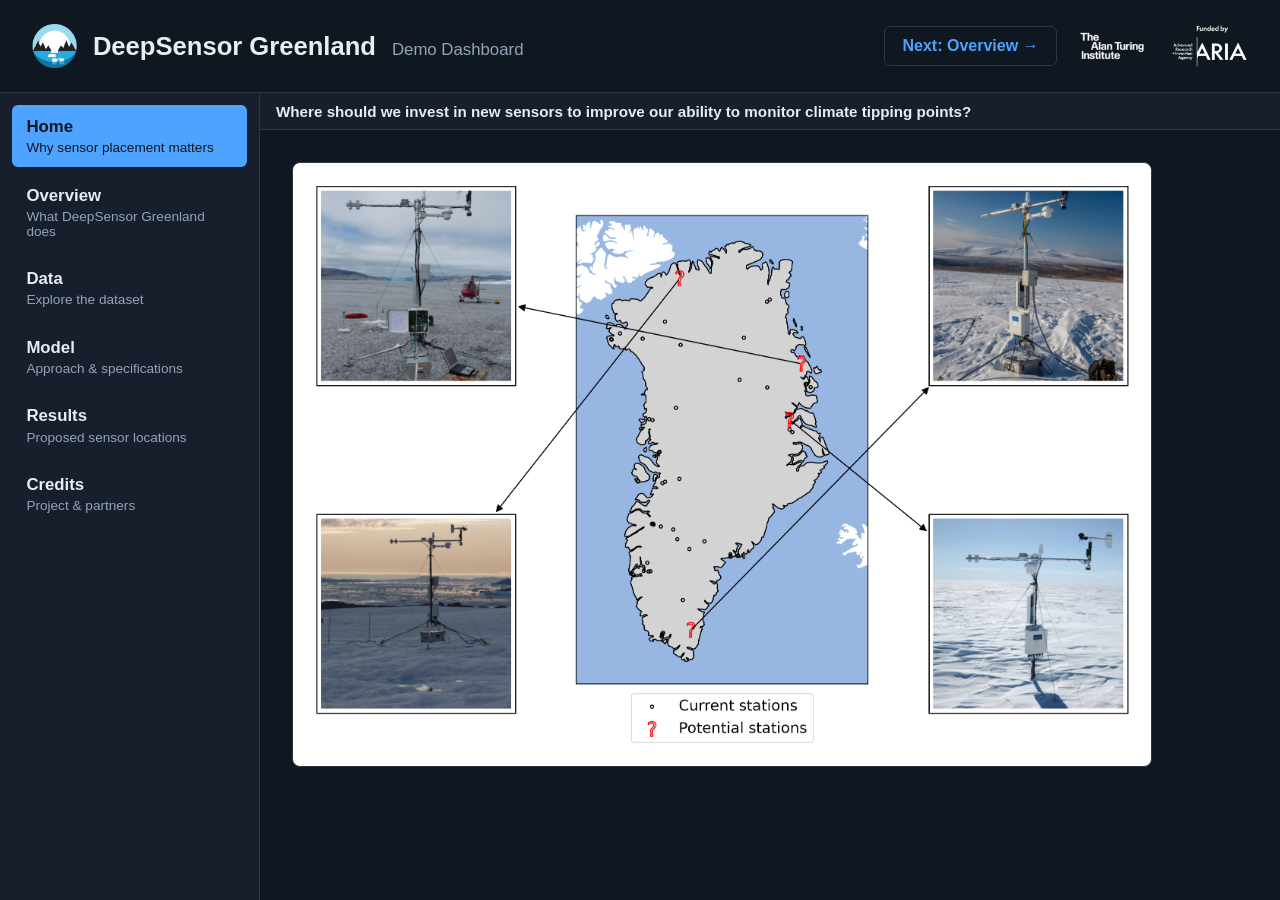
<file: demo/index.html>
<!doctype html>
<html lang="en">
<head>
  <meta charset="utf-8" />
  <meta name="viewport" content="width=device-width, initial-scale=1" />
  <link rel="stylesheet" href="styles.css" />
</head>
<body>
  <site-shell active="home">
    <section class="panel" id="panel-home">
      <div class="panel-header">
        <span class="title">Where should we invest in new sensors to improve our ability to monitor climate tipping points?</span>
      </div>
      <div class="content">
        <div class="inner">
          <!-- <p class="lead lead-box">
          Where should we invest in new sensors to improve our ability to monitor climate tipping points?
          </p> -->
          <img class="overview-figure" src="images/1_home_PROMICE.png" alt="Map of current and potential PROMICE weather station locations across Greenland, with photos of example stations" />

        </div>
      </div>
    </section>
  </site-shell>
  <script src="nav.js"></script>
</body>
</html>
</file>
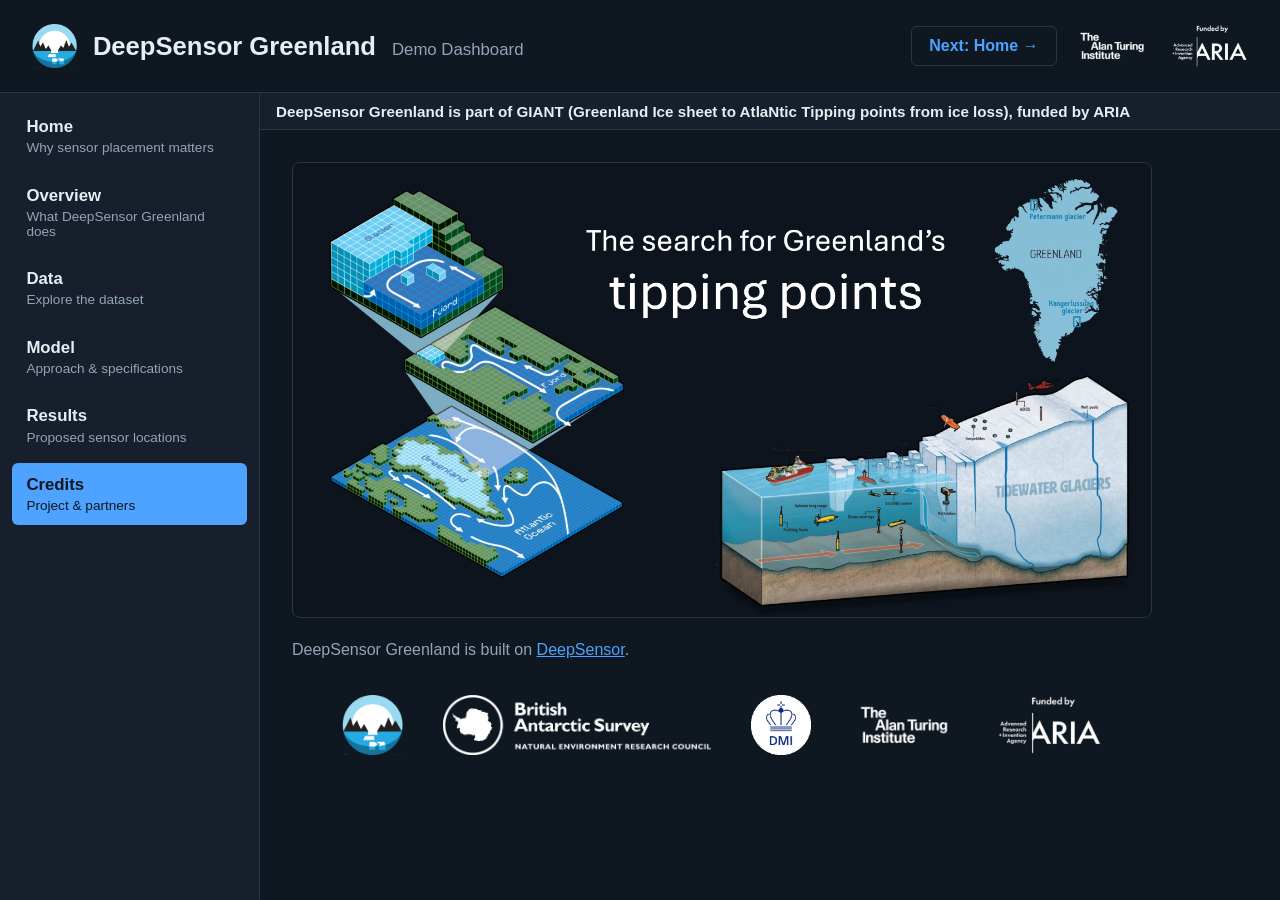
<file: demo/credits.html>
<!doctype html>
<html lang="en">
<head>
  <meta charset="utf-8" />
  <meta name="viewport" content="width=device-width, initial-scale=1" />
  <link rel="stylesheet" href="styles.css" />
</head>
<body>
  <site-shell active="credits">
    <section class="panel" id="panel-credits">
      <div class="panel-header">
        <span class="title">DeepSensor Greenland is part of GIANT (Greenland Ice sheet to AtlaNtic Tipping points from ice loss), funded by ARIA</span>
      </div>
      <div class="content">
        <div class="inner">
          <img class="credits-figure" src="images/GIANT_overview.png" alt="The search for Greenland's tipping points: GIANT project overview showing ocean and fjord model grids and an observing system at a tidewater glacier" />
          <p>
            DeepSensor Greenland is built on
            <a href="https://github.com/alan-turing-institute/deepsensor" target="_blank" rel="noopener">DeepSensor</a>.
          </p>
          <div class="credits-logos">
            <img src="logos/giant.png" alt="GIANT" />
            <img src="logos/bas_white.png" alt="British Antarctic Survey" />
            <img src="logos/media_DMI.png" alt="Danish Meteorological Institute" />
            <img src="logos/turing_white.png" alt="The Alan Turing Institute" />
            <img src="logos/aria_white.png" alt="ARIA" />
          </div>
        </div>
      </div>
    </section>
  </site-shell>
  <script src="nav.js"></script>
</body>
</html>
</file>
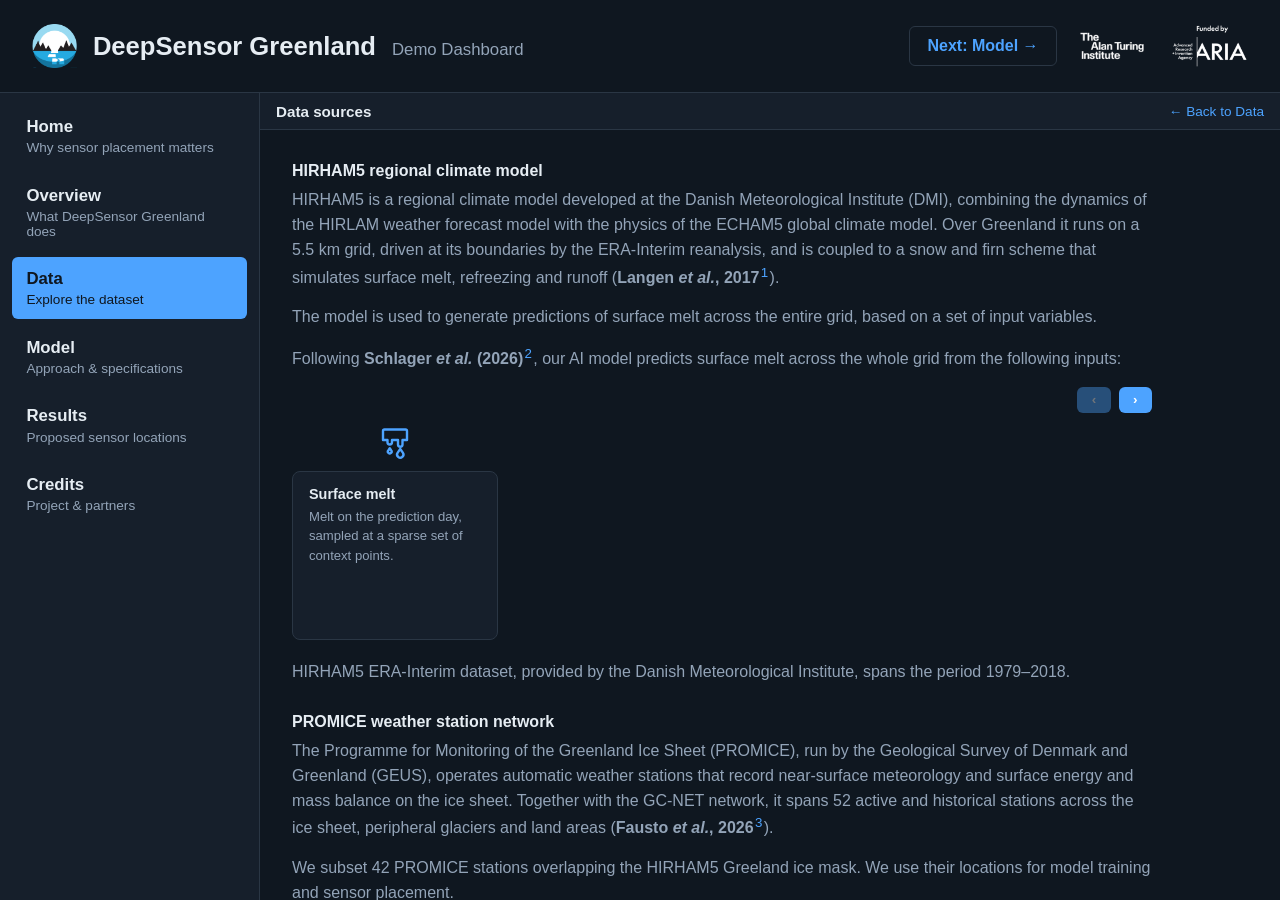
<file: demo/data-detail.html>
<!doctype html>
<html lang="en">
<head>
  <meta charset="utf-8" />
  <meta name="viewport" content="width=device-width, initial-scale=1" />
  <link rel="stylesheet" href="styles.css" />
</head>
<body>
  <site-shell active="data">
    <section class="panel" id="panel-data-detail">
      <div class="panel-header">
        <span class="title">Data sources</span>
        <a href="data.html">← Back to Data</a>
      </div>
      <div class="content">
        <div class="inner">
          <h3>HIRHAM5 regional climate model</h3>
          <p>
            HIRHAM5 is a regional climate model developed at the Danish Meteorological Institute
            (DMI), combining the dynamics of the HIRLAM weather forecast model with the physics of
            the ECHAM5 global climate model. Over Greenland it runs on a 5.5&nbsp;km grid, driven at
            its boundaries by the ERA-Interim reanalysis, and is coupled to a snow and firn scheme
            that simulates surface melt, refreezing and runoff
            (<strong>Langen <em>et al.</em>, 2017</strong><sup class="ref-mark"><a href="#ref-1" id="cite-1">1</a></sup>).
          </p>
          <p>
            The model is used to generate predictions of surface melt across the entire grid, based on a set of input variables.
          </p>
          <p>
            Following <strong>Schlager <em>et al.</em> (2026)</strong><sup class="ref-mark"><a href="#ref-2" id="cite-2">2</a></sup>, our AI model predicts surface melt across the whole grid from the following inputs:
          </p>
          <div class="input-grid">
            <div class="overview-controls" hidden>
              <button type="button" class="step-prev" aria-label="Previous input">&lsaquo;</button>
              <button type="button" class="step-next" aria-label="Next input">&rsaquo;</button>
            </div>
            <div class="input-item">
              <svg class="input-icon" width="36" height="36" viewBox="0 0 24 24" aria-hidden="true">
                <path d="M4 10V4a1 1 0 0 1 1-1h14a1 1 0 0 1 1 1v6h-3v3a1.5 1.5 0 0 1-3 0v-3h-4v1.5a1.5 1.5 0 0 1-3 0V10z" />
                <path d="M15.5 16l1.7 2.4a2.1 2.1 0 1 1-3.4 0z" />
                <path d="M8.5 15.5l1 1.4a1.25 1.25 0 1 1-2 0z" />
              </svg>
              <div class="card">
                <div class="card-title">Surface melt</div>
                <div class="card-body">Melt on the prediction day, sampled at a sparse set of context points.</div>
              </div>
            </div>
            <div class="input-item">
              <svg class="input-icon" width="36" height="36" viewBox="0 0 24 24" aria-hidden="true">
                <circle cx="12" cy="12" r="5" />
                <path d="M12 1v2M12 21v2M4.22 4.22l1.42 1.42M18.36 18.36l1.42 1.42M1 12h2M21 12h2M4.22 19.78l1.42-1.42M18.36 5.64l1.42-1.42" />
              </svg>
              <div class="card">
                <div class="card-title">Atmospheric drivers</div>
                <div class="card-body">Latent and sensible heat flux, longwave and shortwave radiation, rainfall, snowfall and air temperature, over the prediction day and the 9 days before it.</div>
              </div>
            </div>
            <div class="input-item">
              <svg class="input-icon" width="36" height="36" viewBox="0 0 24 24" aria-hidden="true">
                <rect x="3" y="4" width="18" height="18" rx="2" />
                <path d="M16 2v4M8 2v4M3 10h18" />
              </svg>
              <div class="card">
                <div class="card-title">Climatology</div>
                <div class="card-body">Rolling 10-year averages of rainfall, snowfall and air temperature.</div>
              </div>
            </div>
            <div class="input-item">
              <svg class="input-icon" width="36" height="36" viewBox="0 0 24 24" aria-hidden="true">
                <path d="M1 6v16l7-4 8 4 7-4V2l-7 4-8-4-7 4zM8 2v16M16 6v16" />
              </svg>
              <div class="card">
                <div class="card-title">Static and time features</div>
                <div class="card-body">Greenland ice mask, grid x/y coordinates and day of year (as sine/cosine).</div>
              </div>
            </div>
          </div>
          <p>
            HIRHAM5 ERA-Interim dataset, provided by the Danish Meteorological Institute, spans the period 1979–2018.
          </p>
          <h3>PROMICE weather station network</h3>
          <p>
            The Programme for Monitoring of the Greenland Ice Sheet (PROMICE), run by the
            Geological Survey of Denmark and Greenland (GEUS), operates automatic weather stations
            that record near-surface meteorology and surface energy and mass balance on the ice
            sheet. Together with the GC-NET network, it spans 52 active and historical stations
            across the ice sheet, peripheral glaciers and land areas
            (<strong>Fausto <em>et al.</em>, 2026</strong><sup class="ref-mark"><a href="#ref-3" id="cite-3">3</a></sup>).
          </p>
          <p>
            We subset 42 PROMICE stations overlapping the HIRHAM5 Greeland ice mask.  We use their locations for model training and sensor placement.
          </p>
          <footer class="references">
            <p id="ref-1">
              <sup><a href="#cite-1" aria-label="Back to text">1</a></sup>
              Langen, P. L., Fausto, R. S., Vandecrux, B., Mottram, R. H., and Box, J. E.: Liquid
              water flow and retention on the Greenland ice sheet in the regional climate model
              HIRHAM5: Local and large-scale impacts, <em>Frontiers in Earth Science</em>, 4, 110, 2017.
              <a href="https://doi.org/10.3389/feart.2016.00110">https://doi.org/10.3389/feart.2016.00110</a>
            </p>
            <p id="ref-2">
              <sup><a href="#cite-2" aria-label="Back to text">2</a></sup>
              Schlager, E., Scher, S., Mottram, R. H., and Langen, P. L.: Learning to melt:
              Emulating Greenland surface melt from a polar RCM with machine learning,
              <em>The Cryosphere</em>, 20, 3313–3343, 2026.
              <a href="https://doi.org/10.5194/tc-20-3313-2026">https://doi.org/10.5194/tc-20-3313-2026</a>
            </p>
            <p id="ref-3">
              <sup><a href="#cite-3" aria-label="Back to text">3</a></sup>
              Fausto, R. S., How, P., Vandecrux, B., et al.: PROMICE | GC-NET automatic weather
              station data, <em>Earth System Science Data</em>, 18, 2829–2873, 2026.
              <a href="https://doi.org/10.5194/essd-18-2829-2026">https://doi.org/10.5194/essd-18-2829-2026</a>
            </p>
          </footer>
        </div>
      </div>
    </section>
  </site-shell>
  <script src="nav.js"></script>
  <script src="steps.js"></script>
</body>
</html>
</file>
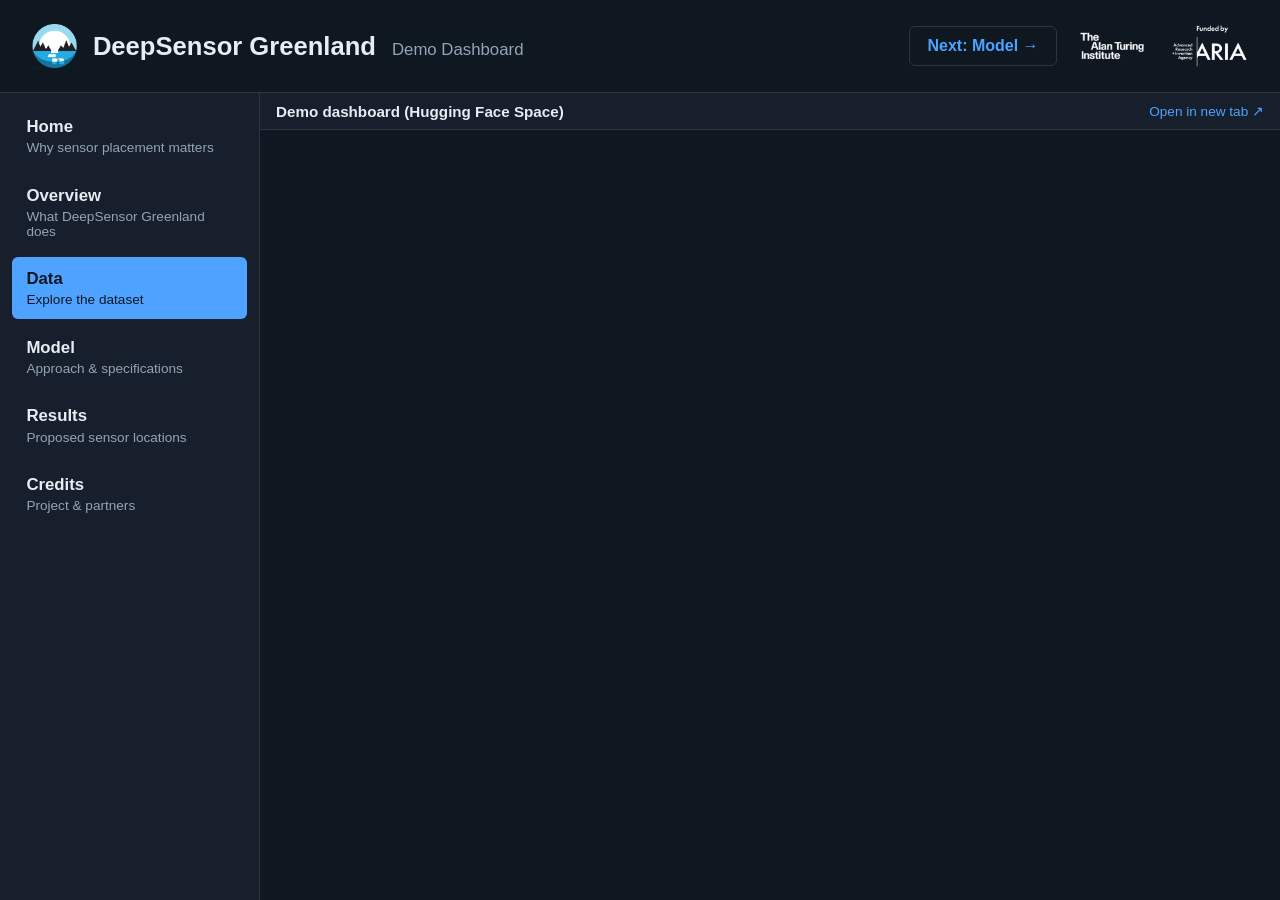
<file: demo/data-overview.html>
<!doctype html>
<html lang="en">
<head>
  <meta charset="utf-8" />
  <meta name="viewport" content="width=device-width, initial-scale=1" />
  <title>GIANT Sensor Placement — Demo Dashboard</title>
  <link rel="stylesheet" href="styles.css" />
</head>
<body>
  <site-shell active="data">
    <section class="panel" id="panel-hf">
      <div class="panel-header">
        <span class="title">Demo dashboard (Hugging Face Space)</span>
        <a href="https://huggingface.co/spaces/hugging-science/acocac-demo-dashboard" target="_blank" rel="noopener">Open in new tab ↗</a>
      </div>
      <div class="frame-wrap">
        <iframe
          src="https://hugging-science-acocac-demo-dashboard.hf.space"
          title="acocac demo dashboard"
          loading="lazy"
          allow="fullscreen"
        ></iframe>
      </div>
    </section>
  </site-shell>
  <script src="nav.js"></script>
</body>
</html>
</file>
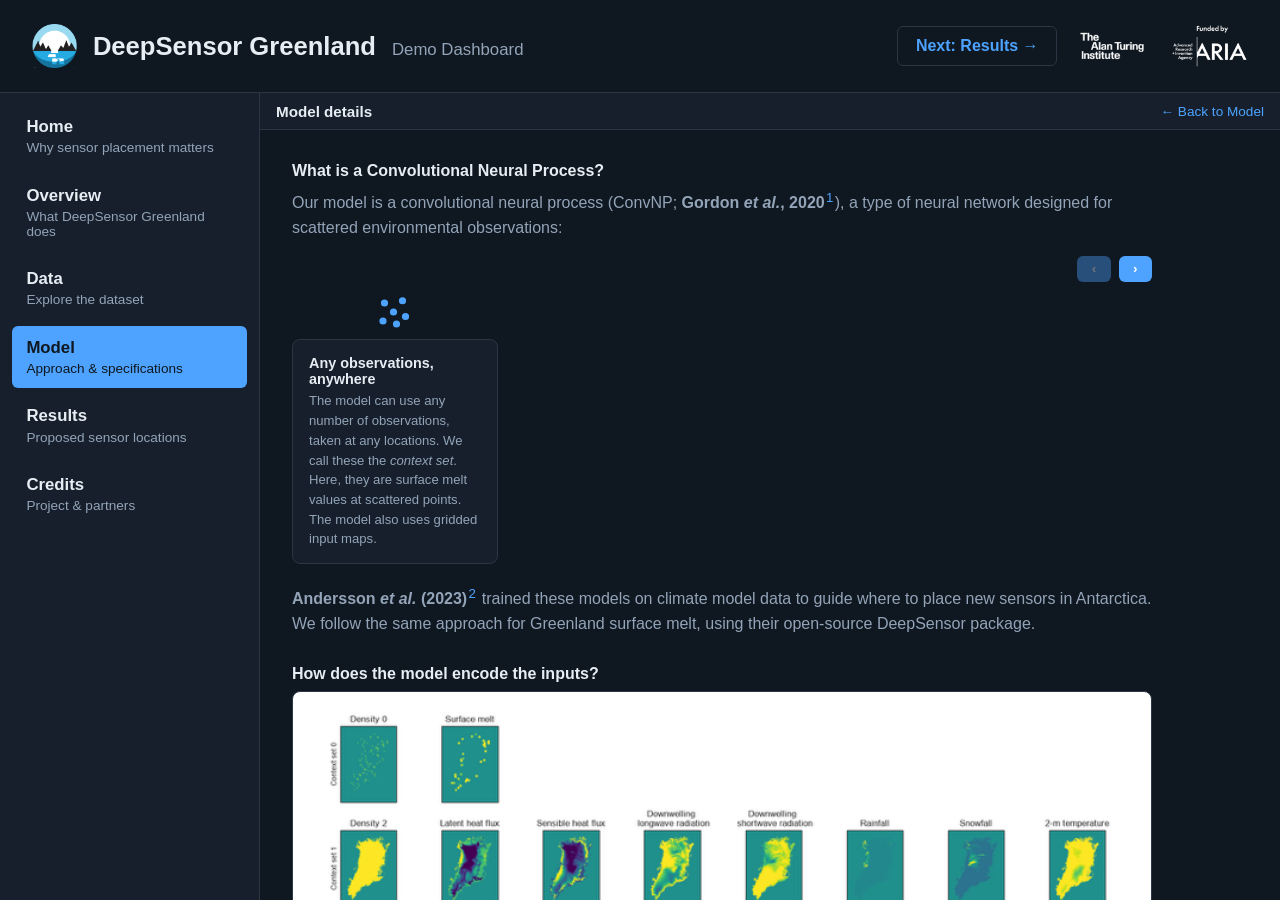
<file: demo/model-detail.html>
<!doctype html>
<html lang="en">
<head>
  <meta charset="utf-8" />
  <meta name="viewport" content="width=device-width, initial-scale=1" />
  <link rel="stylesheet" href="styles.css" />
</head>
<body>
  <site-shell active="model">
    <section class="panel" id="panel-model-detail">
      <div class="panel-header">
        <span class="title">Model details</span>
        <a href="model.html">← Back to Model</a>
      </div>
      <div class="content">
        <div class="inner">
          <h3>What is a Convolutional Neural Process?</h3>
          <p>
            Our model is a convolutional neural process (ConvNP;
            <strong>Gordon <em>et al.</em>, 2020</strong><sup class="ref-mark"><a href="#ref-1" id="cite-1">1</a></sup>),
            a type of neural network designed for scattered environmental observations:
          </p>
          <div class="input-grid">
            <div class="overview-controls" hidden>
              <button type="button" class="step-prev" aria-label="Previous property">&lsaquo;</button>
              <button type="button" class="step-next" aria-label="Next property">&rsaquo;</button>
            </div>
            <div class="input-item">
              <svg class="input-icon" width="36" height="36" viewBox="0 0 24 24" aria-hidden="true">
                <circle class="dot" cx="5" cy="6" r="1.6" />
                <circle class="dot" cx="17" cy="4.5" r="1.6" />
                <circle class="dot" cx="11" cy="12" r="1.6" />
                <circle class="dot" cx="4" cy="18" r="1.6" />
                <circle class="dot" cx="19" cy="15" r="1.6" />
                <circle class="dot" cx="13" cy="20" r="1.6" />
              </svg>
              <div class="card">
                <div class="card-title">Any observations, anywhere</div>
                <div class="card-body">The model can use any number of observations, taken at any locations. We call these the <em>context set</em>. Here, they are surface melt values at scattered points. The model also uses gridded input maps.</div>
              </div>
            </div>
            <div class="input-item">
              <svg class="input-icon" width="36" height="36" viewBox="0 0 24 24" aria-hidden="true">
                <path d="M2 20h20" />
                <path d="M3 20c4 0 5-14 9-14s5 14 9 14" />
                <path d="M12 6v14" stroke-dasharray="2 2" />
              </svg>
              <div class="card">
                <div class="card-title">Predictions with uncertainty</div>
                <div class="card-body">A <em>target</em> is a location where we want a prediction. At each target, the model gives a range of likely values, not just one number. This shows the expected surface melt and how uncertain the model is.</div>
              </div>
            </div>
            <div class="input-item">
              <svg class="input-icon" width="36" height="36" viewBox="0 0 24 24" aria-hidden="true">
                <path d="M5 7l7 5-7 5M19 7l-7 5 7 5" />
                <circle cx="5" cy="7" r="2" />
                <circle cx="5" cy="17" r="2" />
                <circle cx="12" cy="12" r="2" />
                <circle cx="19" cy="7" r="2" />
                <circle cx="19" cy="17" r="2" />
              </svg>
              <div class="card">
                <div class="card-title">Learned from data</div>
                <div class="card-body">A Gaussian process needs a person to define how observations relate to each other. Our model learns this relationship from the data instead. It makes all its predictions in one step.</div>
              </div>
            </div>
            <div class="input-item">
              <svg class="input-icon" width="36" height="36" viewBox="0 0 24 24" aria-hidden="true">
                <rect x="2" y="8" width="7" height="7" rx="1" />
                <rect x="15" y="8" width="7" height="7" rx="1" />
                <path d="M10.5 11.5h3M12.5 10l1.5 1.5-1.5 1.5" />
              </svg>
              <div class="card">
                <div class="card-title">Same pattern, same prediction</div>
                <div class="card-body">The model uses convolutions. So the same pattern gives the same prediction, wherever it appears on the map (this is called <em>translation equivariance</em>).  </div>
              </div>
            </div>
          </div>
          <p>
            <strong>Andersson <em>et al.</em> (2023)</strong><sup class="ref-mark"><a href="#ref-2" id="cite-2">2</a></sup>
            trained these models on climate model data to guide where to place new sensors in
            Antarctica. We follow the same approach for Greenland surface melt, using their
            open-source DeepSensor package.
          </p>
          <h3>How does the model encode the inputs?</h3>
          <img class="detail-figure" src="images/3_data-details_inputs.png" alt="Maps of all the input data channels" />
          <h3>Architecture</h3>
          <p>
            Our convolutional neural process (ConvNP) has three parts. An encoder
            places the sparse surface melt context points and the gridded inputs onto a common
            internal grid, a U-Net processes that grid, and a decoder outputs a predictive
            distribution of surface melt at every target location. The model has about one million
            trainable parameters.
          </p>
          <ul>
            <li><strong>U-Net:</strong> four layers of 64 channels each, with 5&nbsp;&times;&nbsp;5
              convolution kernels.</li>
            <li><strong>Decoder:</strong> 64 basis functions.</li>
            <li><strong>Likelihood:</strong> a zero-inflated Bernoulli-Gamma distribution. It gives
              the probability that any melt occurs and, when it does, a gamma distribution over how
              much, so the model can predict exactly zero melt as well as a spread of positive values
              with their uncertainty.</li>
          </ul>
          <h3>Training regime</h3>
          <p>The HIRHAM5 record is split by year, so the model is always evaluated on years it has not seen:</p>
          <ul>
            <li><strong>Training:</strong> 1990–2013.</li>
            <li><strong>Validation:</strong> 2014, used to choose the best model and decide when to stop training.</li>
            <li><strong>Test:</strong> 2016, held out for evaluation and the sensor placement search.</li>
          </ul>
          <p>
            Most days outside summer have little or no melt, so we do not train on every day.
            Following <strong>Schlager <em>et al.</em> (2026)</strong><sup class="ref-mark"><a href="#ref-3" id="cite-3">3</a></sup>, each year contributes 150 days, sampled with
            a weighting that peaks on 24 July, the height of the melt season, and falls off over
            about two months either side. These days stay fixed across epochs.
          </p>
          <p>
            Each training example is one day. Its context set holds between 100 and 400 surface melt
            points: 10% are at PROMICE station locations and the rest are spread at random across the
            Greenland ice mask. The model is asked to predict melt at every grid cell. Context points
            are drawn afresh each epoch, so the model learns to cope with many different observing
            networks rather than memorising one.
          </p>
          <p>The validation days are scored in two ways:</p>
          <ul>
            <li><strong>Random context:</strong> 100–400 points across the ice mask, fixed between
              epochs so scores are comparable.</li>
            <li><strong>Station context:</strong> only the current PROMICE station locations, matching
              how the model is used for sensor placement. The weights that score best here are the
              ones used in the placement experiments.</li>
          </ul>
          <h3>Training settings</h3>
          <ul>
            <li><strong>Optimiser:</strong> Adam with a constant learning rate of
              3&nbsp;&times;&nbsp;10<sup>&minus;4</sup> and weight decay of 10<sup>&minus;4</sup>.</li>
            <li><strong>Loss:</strong> negative log-likelihood of the true melt values under the
              predicted Bernoulli-Gamma distribution.</li>
            <li><strong>Batch size:</strong> one day per optimisation step.</li>
            <li><strong>Epochs:</strong> up to 100, stopping early if the validation loss has not
              improved for 20 epochs.</li>
            <li><strong>Checkpointing:</strong> the best weights by validation loss and by
              station-context validation loss are kept separately.</li>
          </ul>
          <p>
            Runs are tracked in Weights &amp; Biases, which records losses, error metrics (RMSE, MAE,
            NLL), prediction maps and calibration (PIT) histograms during training.
          </p>
          <footer class="references">
            <p id="ref-1">
              <sup><a href="#cite-1" aria-label="Back to text">1</a></sup>
              Gordon, J., Bruinsma, W. P., Foong, A. Y. K., Requeima, J., Dubois, Y., and Turner,
              R. E.: Convolutional conditional neural processes, <em>International Conference on
              Learning Representations (ICLR)</em>, 2020.
              <a href="https://arxiv.org/abs/1910.13556">https://arxiv.org/abs/1910.13556</a>
            </p>
            <p id="ref-2">
              <sup><a href="#cite-2" aria-label="Back to text">2</a></sup>
              Andersson, T. R., Bruinsma, W. P., Markou, S., Requeima, J., Coca-Castro, A., Vaughan,
              A., Ellis, A.-L., Lazzara, M. A., Jones, D., Hosking, S., and Turner, R. E.:
              Environmental sensor placement with convolutional Gaussian neural processes,
              <em>Environmental Data Science</em>, 2, e32, 2023.
              <a href="https://doi.org/10.1017/eds.2023.22">https://doi.org/10.1017/eds.2023.22</a>
            </p>
            <p id="ref-3">
              <sup><a href="#cite-3" aria-label="Back to text">3</a></sup>
              Schlager, E., Scher, S., Mottram, R. H., and Langen, P. L.: Learning to melt:
              Emulating Greenland surface melt from a polar RCM with machine learning,
              <em>The Cryosphere</em>, 20, 3313–3343, 2026.
              <a href="https://doi.org/10.5194/tc-20-3313-2026">https://doi.org/10.5194/tc-20-3313-2026</a>
            </p>
          </footer>
        </div>
      </div>
    </section>
  </site-shell>
  <script src="nav.js"></script>
  <script src="steps.js"></script>
</body>
</html>
</file>
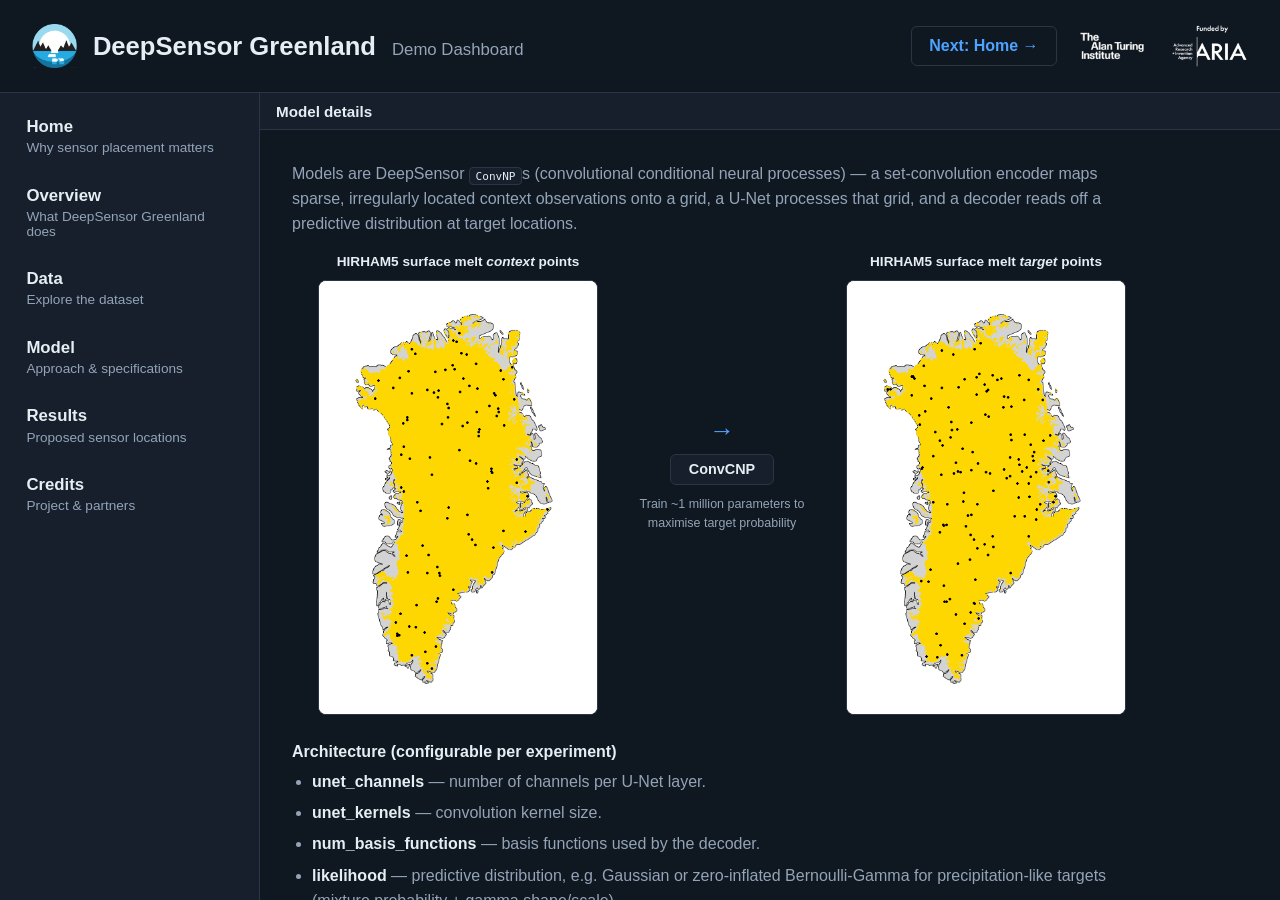
<file: demo/model-details.html>
<!doctype html>
<html lang="en">
<head>
  <meta charset="utf-8" />
  <meta name="viewport" content="width=device-width, initial-scale=1" />
  <title>GIANT Sensor Placement — Demo Dashboard</title>
  <link rel="stylesheet" href="styles.css" />
</head>
<body>
  <site-shell active="models">
    <section class="panel" id="panel-models">
      <div class="panel-header">
        <span class="title">Model details</span>
      </div>
      <div class="content">
        <div class="inner">
          <p>
            Models are DeepSensor <code>ConvNP</code>s (convolutional conditional neural processes) — a
            set-convolution encoder maps sparse, irregularly located context observations onto a grid, a
            U-Net processes that grid, and a decoder reads off a predictive distribution at target locations.
          </p>
          <div class="diagram-row">
            <div class="diagram-col">
              <p class="diagram-label">HIRHAM5 surface melt <em>context</em> points</p>
              <img class="diagram-figure" src="3_context.gif" alt="Animated map of HIRHAM5 surface melt context points sampled across Greenland" />
            </div>
            <div class="diagram-col diagram-middle">
              <div class="diagram-arrows">→</div>
              <div class="diagram-model-box">ConvCNP</div>
              <p class="diagram-caption">Train ~1 million parameters to maximise target probability</p>
            </div>
            <div class="diagram-col">
              <p class="diagram-label">HIRHAM5 surface melt <em>target</em> points</p>
              <img class="diagram-figure" src="3_target.gif" alt="Animated map of HIRHAM5 surface melt target points sampled across Greenland" />
            </div>
          </div>
          <h3>Architecture (configurable per experiment)</h3>
          <ul>
            <li><strong>unet_channels</strong> — number of channels per U-Net layer.</li>
            <li><strong>unet_kernels</strong> — convolution kernel size.</li>
            <li><strong>num_basis_functions</strong> — basis functions used by the decoder.</li>
            <li><strong>likelihood</strong> — predictive distribution, e.g. Gaussian or zero-inflated
              Bernoulli-Gamma for precipitation-like targets (mixture probability + gamma shape/scale).</li>
          </ul>
          <h3>Training</h3>
          <p>
            Adam/AdamW/SGD optimizer, reduce-on-plateau LR scheduling, early stopping on validation loss,
            and periodic validation against both the gridded truth and held-out station observations.
            Runs are tracked in Weights &amp; Biases (metrics, prediction maps, calibration/PIT histograms).
          </p>
          <h3>Sensor placement acquisition functions</h3>
          <div class="card-grid">
            <div class="card">
              <div class="card-title">ContextDist</div>
              <div class="card-body">Favors locations far from existing context observations.</div>
            </div>
            <div class="card">
              <div class="card-title">Stddev</div>
              <div class="card-body">Greedily picks the location with highest predictive uncertainty.</div>
            </div>
            <div class="card">
              <div class="card-title">MeanMarginalEntropy</div>
              <div class="card-body">Picks locations that most reduce mean marginal predictive entropy.</div>
            </div>
            <div class="card">
              <div class="card-title">OracleRMSE</div>
              <div class="card-body">Uses ground truth to pick the location that most reduces RMSE — an upper-bound reference, not a deployable strategy.</div>
            </div>
          </div>
          <p>Placement runs load a trained model from a W&amp;B run and search via DeepSensor's <code>GreedyAlgorithm</code>.</p>
        </div>
      </div>
    </section>
  </site-shell>
  <script src="nav.js"></script>
</body>
</html>
</file>
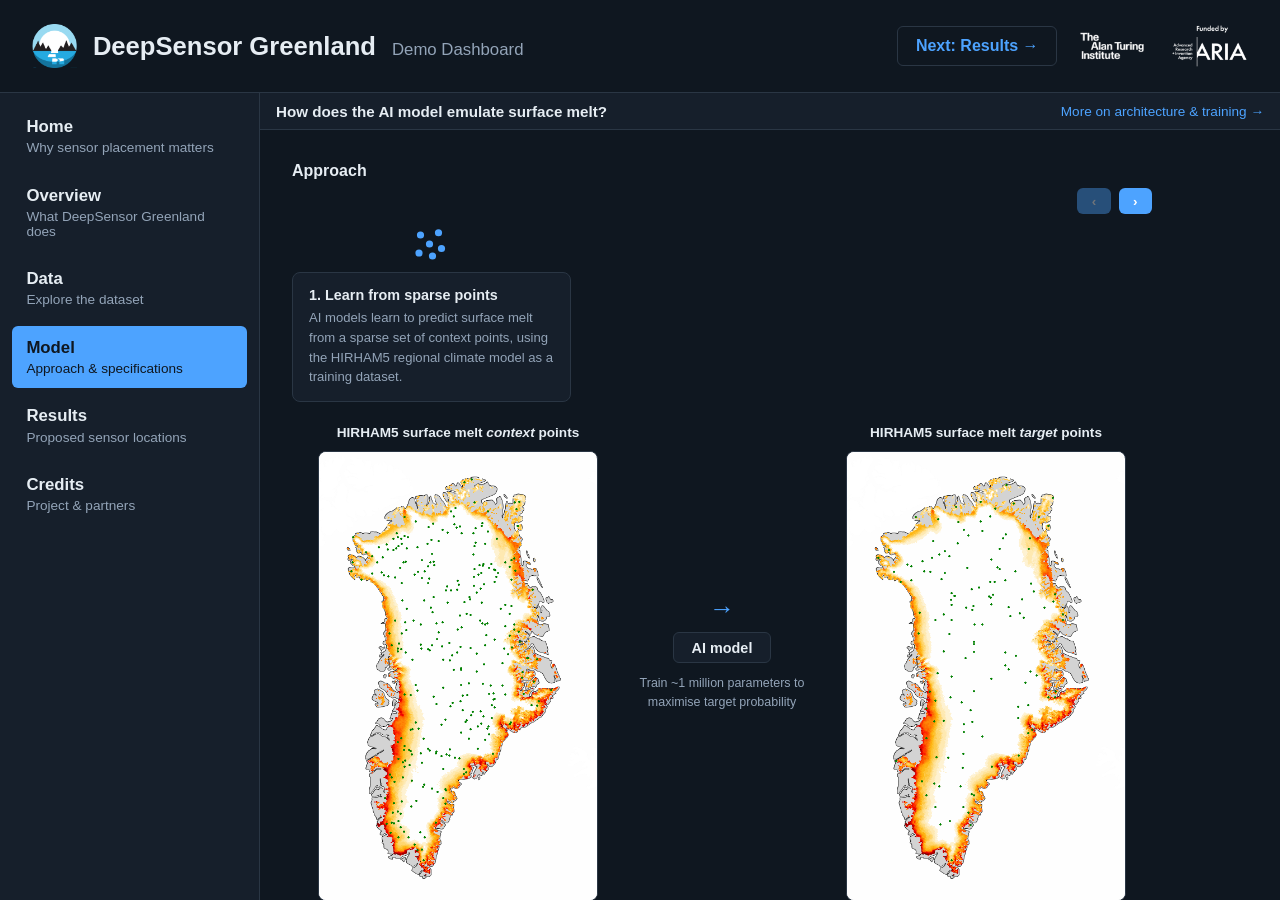
<file: demo/model.html>
<!doctype html>
<html lang="en">
<head>
  <meta charset="utf-8" />
  <meta name="viewport" content="width=device-width, initial-scale=1" />
  <link rel="stylesheet" href="styles.css" />
</head>
<body>
  <site-shell active="model">
    <section class="panel" id="panel-model">
      <div class="panel-header">
        <span class="title">How does the AI model emulate surface melt?</span>
        <a href="model-detail.html">More on architecture &amp; training →</a>
      </div>
      <div class="content">
        <div class="inner">
          <h3>Approach</h3>
          <div class="input-grid">
            <div class="overview-controls" hidden>
              <button type="button" class="step-prev" aria-label="Previous step">&lsaquo;</button>
              <button type="button" class="step-next" aria-label="Next step">&rsaquo;</button>
            </div>
            <div class="input-item">
              <svg class="input-icon" width="36" height="36" viewBox="0 0 24 24" aria-hidden="true">
                <circle class="dot" cx="5" cy="6" r="1.6" />
                <circle class="dot" cx="17" cy="4.5" r="1.6" />
                <circle class="dot" cx="11" cy="12" r="1.6" />
                <circle class="dot" cx="4" cy="18" r="1.6" />
                <circle class="dot" cx="19" cy="15" r="1.6" />
                <circle class="dot" cx="13" cy="20" r="1.6" />
              </svg>
              <div class="card">
                <div class="card-title">1. Learn from sparse points</div>
                <div class="card-body">AI models learn to predict surface melt from a sparse set of context points, using the HIRHAM5 regional climate model as a training dataset.</div>
              </div>
            </div>
            <div class="input-item">
              <svg class="input-icon" width="36" height="36" viewBox="0 0 24 24" aria-hidden="true">
                <path d="M2 20h20" />
                <path d="M3 20c4 0 5-14 9-14s5 14 9 14" />
                <path d="M12 6V2M10 4l2-2 2 2" />
              </svg>
              <div class="card">
                <div class="card-title">2. Maximise likelihood</div>
                <div class="card-body">Training maximises the likelihood of the true surface melt values at target locations, given the context points and other input variables.</div>
              </div>
            </div>
            <div class="input-item">
              <svg class="input-icon" width="36" height="36" viewBox="0 0 24 24" aria-hidden="true">
                <rect x="3" y="3" width="18" height="18" rx="2" />
                <path d="M9 3v18M15 3v18M3 9h18M3 15h18" />
              </svg>
              <div class="card">
                <div class="card-title">3. Predict everywhere</div>
                <div class="card-body">Once trained, the model predicts surface melt across the entire grid from a sparse set of context points and other input variables.</div>
              </div>
            </div>
          </div>
          <div class="diagram-row">
            <div class="diagram-col">
              <p class="diagram-label">HIRHAM5 surface melt <em>context</em> points</p>
              <img class="diagram-figure" src="images/4_model_context.gif" alt="Animated map of HIRHAM5 surface melt context points sampled across Greenland" />
            </div>
            <div class="diagram-col diagram-middle">
              <div class="diagram-arrows">→</div>
              <div class="diagram-model-box">AI model</div>
              <p class="diagram-caption">Train ~1 million parameters to maximise target probability</p>
            </div>
            <div class="diagram-col">
              <p class="diagram-label">HIRHAM5 surface melt <em>target</em> points</p>
              <img class="diagram-figure" src="images/4_model_target.gif" alt="Animated map of HIRHAM5 surface melt target points sampled across Greenland" />
            </div>
          </div>
        </div>
      </div>
    </section>
  </site-shell>
  <script src="nav.js"></script>
  <script src="steps.js"></script>
</body>
</html>
</file>
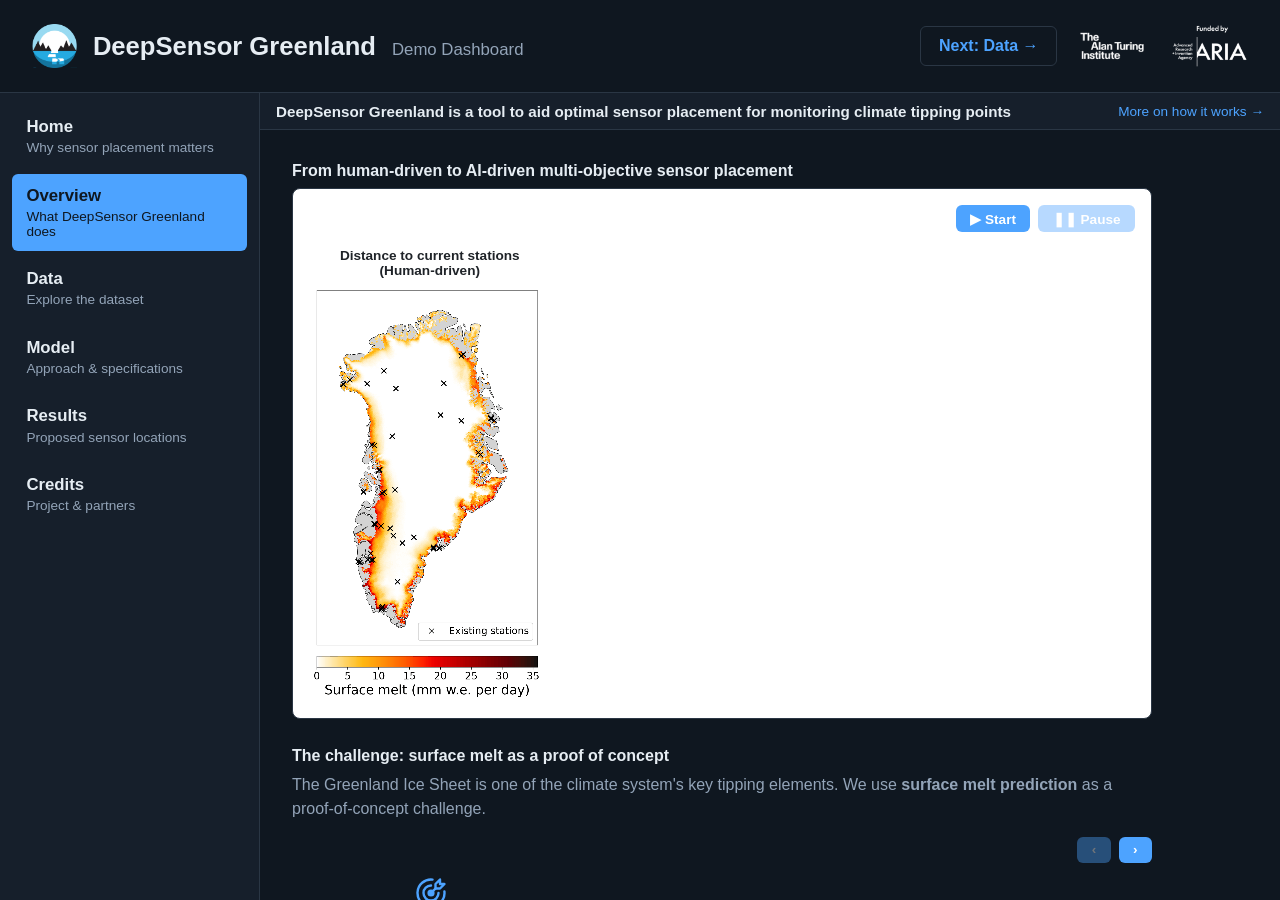
<file: demo/overview.html>
<!doctype html>
<html lang="en">
<head>
  <meta charset="utf-8" />
  <meta name="viewport" content="width=device-width, initial-scale=1" />
  <link rel="stylesheet" href="styles.css" />
</head>
<body>
  <site-shell active="overview">
    <section class="panel" id="panel-overview">
      <div class="panel-header">
        <span class="title">DeepSensor Greenland is a tool to aid optimal sensor placement for monitoring climate tipping points</span>
        <a href="overview-detail.html">More on how it works →</a>
      </div>
      <div class="content">
        <div class="inner">
          <h3>From human-driven to AI-driven multi-objective sensor placement</h3>
          <div id="overview-figure" class="detail-figure">
            <div id="overview-controls" class="overview-controls" hidden>
              <button type="button" id="overview-start">&#9654; Start</button>
              <button type="button" id="overview-pause">&#10074;&#10074; Pause</button>
            </div>
            <figure>
              <figcaption>Distance to current stations<br />(Human-driven)</figcaption>
              <img data-src="images/2_overview_distance.gif" width="998" height="1807" alt="Animation of sensor placements proposed by distance from existing stations" />
            </figure>
            <div class="overview-operator" data-show="after-next" aria-hidden="true">&times;</div>
            <figure>
              <figcaption>Melt occurrence entropy<br />(AI-driven)</figcaption>
              <img data-src="images/2_overview_ocurrence.gif" width="998" height="1807" alt="Animation of sensor placements proposed by expected melt-occurrence uncertainty" />
            </figure>
            <div class="overview-operator" aria-hidden="true">=</div>
            <figure>
              <figcaption>Multi-objective<br />(Human- and AI-driven)</figcaption>
              <img data-src="images/2_overview_combination.png" width="1253" height="1607" alt="Static combination of the pareto result combining multiple criteria" />
            </figure>
          </div>
          <h3>The challenge: surface melt as a proof of concept</h3>
          <p>
            The Greenland Ice Sheet is one of the climate system's key tipping elements. We use <strong>surface melt prediction</strong> as a proof-of-concept challenge.
          </p>
          <div id="challenge-cards" class="input-grid">
            <div class="overview-controls" hidden>
              <button type="button" class="step-prev" aria-label="Previous card">&lsaquo;</button>
              <button type="button" class="step-next" aria-label="Next card">&rsaquo;</button>
            </div>
            <div class="input-item">
              <svg class="input-icon" width="36" height="36" viewBox="0 0 24 24" aria-hidden="true">
                <path d="M13 3.06A9 9 0 1 0 20.94 11" />
                <path d="M12 7a5 5 0 1 0 5 5" />
                <circle class="dot" cx="12" cy="12" r="1.6" />
                <path d="M12 12l3-3" />
                <path d="M15 6v3h3l3-3h-3V3z" />
              </svg>
              <div class="card">
                <div class="card-title">Tipping-relevant</div>
                <div class="card-body">Surface melt drives a large share of Greenland's mass loss and the melt–elevation feedback, so better melt monitoring feeds directly into tracking the tipping point.</div>
              </div>
            </div>
            <div class="input-item">
              <svg class="input-icon" width="36" height="36" viewBox="0 0 24 24" aria-hidden="true">
                <rect x="2" y="7" width="20" height="10" rx="1" />
                <path d="M6 7v3M10 7v5M14 7v3M18 7v5" />
              </svg>
              <div class="card">
                <div class="card-title">Testable</div>
                <div class="card-body">Outputs of regional climate models (RCMs) are treated as "truth" to score against, alongside locations of stations. This lets us measure how much each proposed sensor actually helps.</div>
              </div>
            </div>
            <div class="input-item">
              <svg class="input-icon" width="36" height="36" viewBox="0 0 24 24" aria-hidden="true">
                <path d="M7 12l10-6M7 12h10M7 12l10 6" />
                <circle class="dot" cx="5" cy="12" r="2" />
                <circle cx="19" cy="5" r="2" />
                <circle cx="19" cy="12" r="2" />
                <circle cx="19" cy="19" r="2" />
              </svg>
              <div class="card">
                <div class="card-title">Transferable</div>
                <div class="card-body">Nothing in the method is specific to surface melt. The same model and search can be retargeted to other variables and tipping elements once the approach is proven here.</div>
              </div>
            </div>
          </div>
        </div>
      </div>
    </section>
  </site-shell>
  <script src="nav.js"></script>
  <script src="steps.js"></script>
  <script src="overview.js"></script>
</body>
</html>
</file>
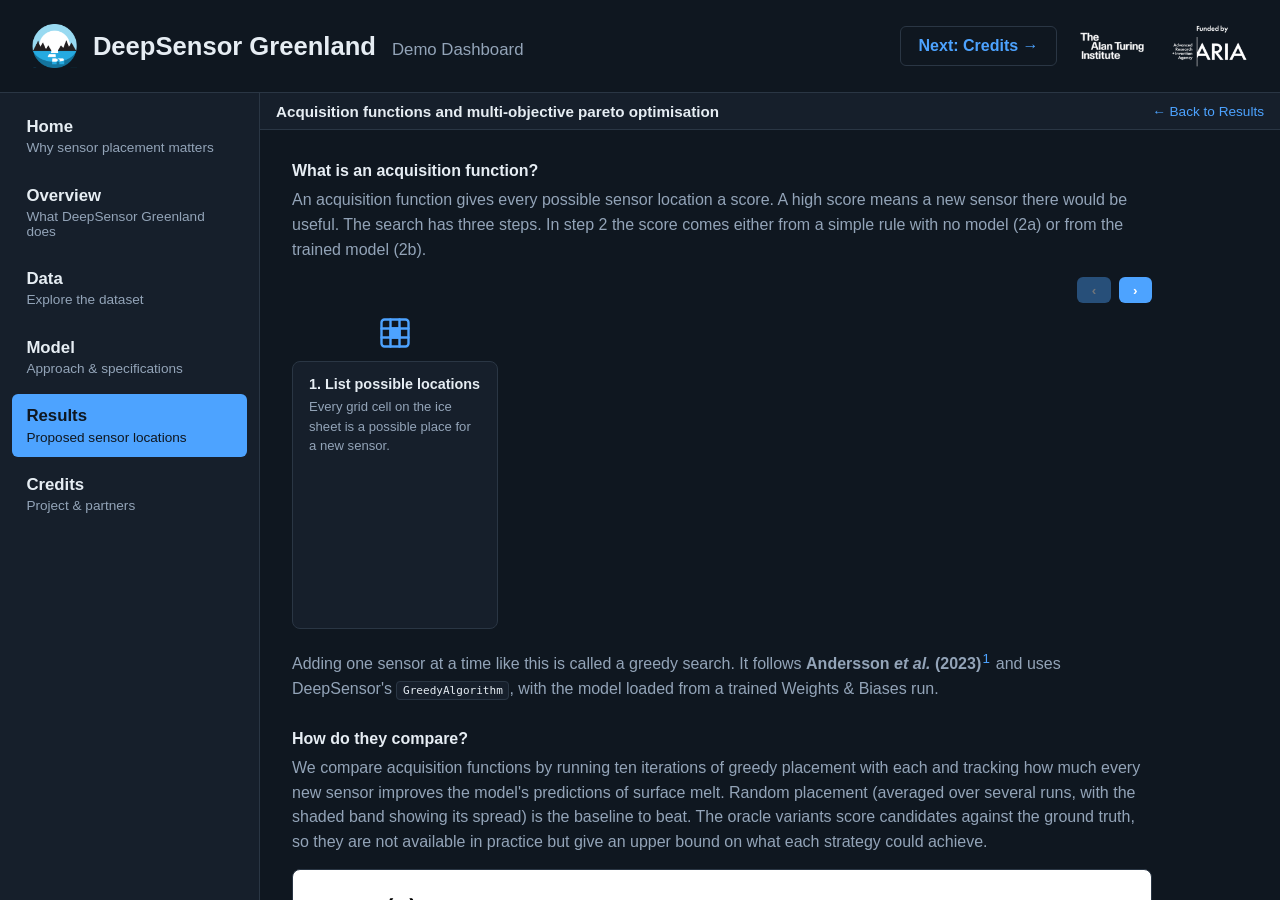
<file: demo/results-detail.html>
<!doctype html>
<html lang="en">
<head>
  <meta charset="utf-8" />
  <meta name="viewport" content="width=device-width, initial-scale=1" />
  <link rel="stylesheet" href="styles.css" />
</head>
<body>
  <site-shell active="results">
    <section class="panel" id="panel-results-detail">
      <div class="panel-header">
        <span class="title">Acquisition functions and multi-objective pareto optimisation</span>
        <a href="results.html">← Back to Results</a>
      </div>
      <div class="content">
        <div class="inner">
          <h3>What is an acquisition function?</h3>
          <p>
            An acquisition function gives every possible sensor location a score.
            A high score means a new sensor there would be useful.
            The search has three steps. In step 2 the score comes either from a simple rule with no
            model (2a) or from the trained model (2b).
          </p>
          <div class="input-grid">
            <div class="overview-controls" hidden>
              <button type="button" class="step-prev" aria-label="Previous property">&lsaquo;</button>
              <button type="button" class="step-next" aria-label="Next property">&rsaquo;</button>
            </div>
            <div class="input-item">
              <svg class="input-icon" width="36" height="36" viewBox="0 0 24 24" aria-hidden="true">
                <rect x="3" y="3" width="18" height="18" rx="2" />
                <path d="M9 3v18M15 3v18M3 9h18M3 15h18" />
                <rect class="dot" x="9" y="9" width="6" height="6" />
              </svg>
              <div class="card">
                <div class="card-title">1. List possible locations</div>
                <div class="card-body">Every grid cell on the ice sheet is a possible place for a new sensor.</div>
              </div>
            </div>
            <div class="input-item">
              <svg class="input-icon" width="36" height="36" viewBox="0 0 24 24" aria-hidden="true">
                <circle class="dot" cx="4" cy="18" r="1.8" />
                <circle cx="19.5" cy="6.5" r="2.2" />
                <path d="M6 16.5l11.6-8.6" stroke-dasharray="2 2" />
              </svg>
              <div class="card">
                <div class="card-title">2a. Score without a model</div>
                <div class="card-body"><strong>Random</strong> picks places at random. <strong>Context Distance</strong> gives a high score to places far from existing stations.</div>
              </div>
            </div>
            <div class="input-item">
              <svg class="input-icon" width="36" height="36" viewBox="0 0 24 24" aria-hidden="true">
                <path d="M2 20h20" />
                <path d="M3 20c4 0 5-14 9-14s5 14 9 14" />
                <path d="M8 13h8M9.5 11.5L8 13l1.5 1.5M14.5 11.5L16 13l-1.5 1.5" />
              </svg>
              <div class="card">
                <div class="card-title">2b. Score with the model</div>
                <div class="card-body">Uses the trained model's uncertainty, so no real measurement is needed. <strong>Mean Variance</strong> favours places where the model's melt prediction has the largest spread. <strong>Expected Occurrence Entropy</strong> favours places where it is least certain whether melt happens at all.</div>
              </div>
            </div>
            <div class="input-item">
              <svg class="input-icon" width="36" height="36" viewBox="0 0 24 24" aria-hidden="true">
                <path d="M3 20h5v-5h5v-5h5V5h3" />
              </svg>
              <div class="card">
                <div class="card-title">3. Add one sensor, then repeat</div>
                <div class="card-body">Put a sensor at the place with the highest score. Count it as an existing station. Score again, then pick the next place.</div>
              </div>
            </div>
          </div>
          <p>
            Adding one sensor at a time like this is called a greedy search. It follows
            <strong>Andersson <em>et al.</em> (2023)</strong><sup class="ref-mark"><a href="#ref-1" id="cite-1">1</a></sup>
            and uses DeepSensor's <code>GreedyAlgorithm</code>, with the model loaded from a trained
            Weights &amp; Biases run.
          </p>
          <h3>How do they compare?</h3>
          <p>
            We compare acquisition functions by running ten iterations of greedy placement with each
            and tracking how much every new sensor improves the model's predictions of surface melt.
            Random placement (averaged over several runs, with the shaded band showing its spread) is the
            baseline to beat. The oracle variants score candidates against the ground truth, so they are
            not available in practice but give an upper bound on what each strategy could achieve.
          </p>
          <img class="detail-figure" src="images/5_results-details_acq-comparison.png" alt="Line plots of RMSE, MAE and NLL over ten placement iterations for each acquisition function, above maps of Greenland showing each acquisition function with context stations and numbered proposed placements" />
          <ul>
            <li><strong>(a) Error over placement iterations:</strong> RMSE, MAE and negative log-likelihood
              after each new sensor (lower is better). Expected Occurrence Entropy is the clear winner of
              the practical acquisition functions: its error falls steadily with every sensor and stays
              close to its oracle. Context Distance does little better
              than random placement, and Mean Variance does worse than random, with error increasing
              as sensors are added. Oracle RMSE gives the largest drop in RMSE and MAE,
              showing how much room is left.</li>
            <li><strong>(b) Where each strategy places sensors:</strong> the acquisition function across
              Greenland, with existing context stations in black and proposed placements in red, numbered
              in the order they were chosen. Context Distance spreads sensors into the largest gaps between
              stations, including the far north. Mean Variance pushes them to the eastern edge of the
              domain. Expected Occurrence Entropy instead clusters them along the southwestern and
              southern margin, where melt happens, close to where both oracles put them. The dashed line separates the practical acquisition functions
              (left) from the oracles (right).</li>
          </ul>
          <footer class="references">
            <p id="ref-1">
              <sup><a href="#cite-1" aria-label="Back to text">1</a></sup>
              Andersson, T. R., Bruinsma, W. P., Markou, S., Requeima, J., Coca-Castro, A., Vaughan,
              A., Ellis, A.-L., Lazzara, M. A., Jones, D., Hosking, S., and Turner, R. E.:
              Environmental sensor placement with convolutional Gaussian neural processes,
              <em>Environmental Data Science</em>, 2, e32, 2023.
              <a href="https://doi.org/10.1017/eds.2023.22">https://doi.org/10.1017/eds.2023.22</a>
            </p>
          </footer>
        </div>
      </div>
    </section>
  </site-shell>
  <script src="nav.js"></script>
  <script src="steps.js"></script>
</body>
</html>
</file>
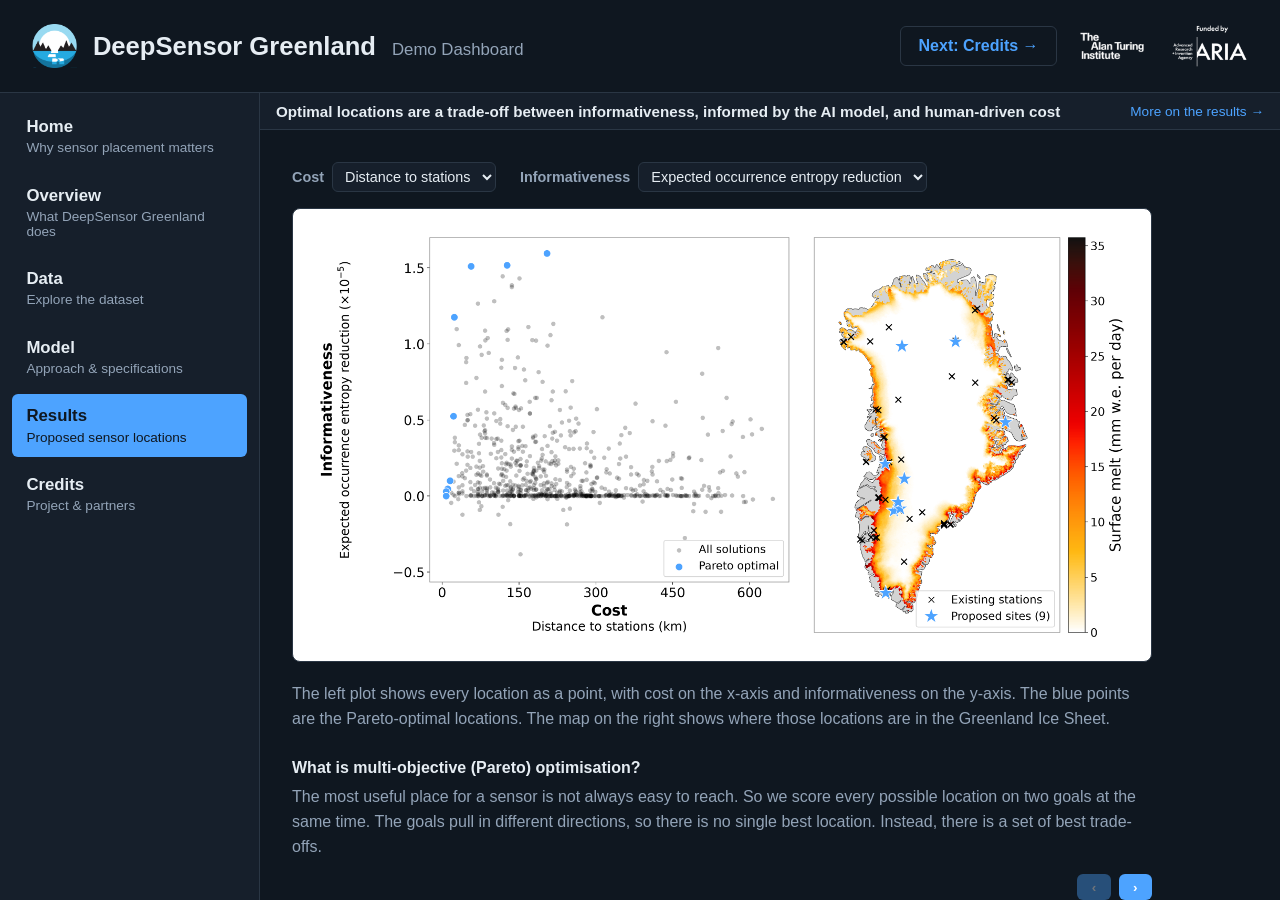
<file: demo/results.html>
<!doctype html>
<html lang="en">
<head>
  <meta charset="utf-8" />
  <meta name="viewport" content="width=device-width, initial-scale=1" />
  <link rel="stylesheet" href="styles.css" />
</head>
<body>
  <site-shell active="results">
    <section class="panel" id="panel-results">
      <div class="panel-header">
        <span class="title">Optimal locations are a trade-off between informativeness, informed by the AI model, and human-driven cost</span>
        <a href="results-detail.html">More on the results →</a>
      </div>
      <div class="content">
        <div class="inner">
          <!-- Filled from images/pareto/manifest.json by results.js; regenerate with
               `uv run python demo/results/placement_pareto_demo.py`. -->
          <div id="pareto-controls" class="pareto-controls" hidden>
            <label>Cost <select id="pareto-cost"></select></label>
            <label>Informativeness <select id="pareto-acq"></select></label>
          </div>
          <p id="pareto-missing" class="pareto-missing" hidden>No result for this combination.</p>
          <img id="pareto-figure" class="detail-figure" alt="Scatter plot of informativeness against remoteness cost for candidate sensor locations with Pareto-optimal points highlighted, alongside a map of Greenland shaded by surface melt with existing stations marked" />
          <p>
            The left plot shows every location as a point, with cost on the x-axis and
            informativeness on the y-axis. The blue points are the Pareto-optimal locations. The map
            on the right shows where those locations are in the Greenland Ice Sheet.
          </p>
          <h3>What is multi-objective (Pareto) optimisation?</h3>
          <p>
            The most useful place for a sensor is not always easy to reach.
            So we score every possible location on two goals at the same time.
            The goals pull in different directions, so there is no single best location.
            Instead, there is a set of best trade-offs.
          </p>
          <div class="input-grid">
            <div class="overview-controls" hidden>
              <button type="button" class="step-prev" aria-label="Previous idea">&lsaquo;</button>
              <button type="button" class="step-next" aria-label="Next idea">&rsaquo;</button>
            </div>
            <div class="input-item">
              <svg class="input-icon" width="36" height="36" viewBox="0 0 24 24" aria-hidden="true">
                <path d="M12 20V4M7 9l5-5 5 5" />
              </svg>
              <div class="card">
                <div class="card-title">Goal 1: high informativeness</div>
                <div class="card-body">The acquisition function score from the AI model. Higher is better.</div>
              </div>
            </div>
            <div class="input-item">
              <svg class="input-icon" width="36" height="36" viewBox="0 0 24 24" aria-hidden="true">
                <path d="M12 4v16M7 15l5 5 5-5" />
              </svg>
              <div class="card">
                <div class="card-title">Goal 2: low cost</div>
                <div class="card-body">How hard the place is to reach. We test two measures: distance to the nearest station, and distance to the border. Lower is better.</div>
              </div>
            </div>
            <div class="input-item">
              <svg class="input-icon" width="36" height="36" viewBox="0 0 24 24" aria-hidden="true">
                <path d="M3 3v18h18" />
                <path d="M5 17C6 11 10 7 18 5" stroke-dasharray="2 2" />
                <circle class="dot" cx="7" cy="11.7" r="1.5" />
                <circle class="dot" cx="11.3" cy="7.7" r="1.5" />
                <circle class="dot" cx="16" cy="5.6" r="1.5" />
                <circle cx="13" cy="14" r="1.3" />
                <circle cx="17.5" cy="11" r="1.3" />
              </svg>
              <div class="card">
                <div class="card-title">Pareto optimal</div>
                <div class="card-body">A location is Pareto optimal when no other location is both more informative and cheaper. Together, these locations form the Pareto front.</div>
              </div>
            </div>
            <div class="input-item">
              <svg class="input-icon" width="36" height="36" viewBox="0 0 24 24" aria-hidden="true">
                <path d="M4 7l2 2 3-4M4 15l2 2 3-4M12 7h8M12 15h8" />
              </svg>
              <div class="card">
                <div class="card-title">People choose</div>
                <div class="card-body">The method does not pick one winner. It gives a short list of the best trade-offs. People then choose from this list, using knowledge the model does not have, such as field logistics.</div>
              </div>
            </div>
          </div>
          <!-- <p><strong>Example with three locations:</strong></p>
          <ul>
            <li><strong>Location A:</strong> informativeness 8, cost 5.</li>
            <li><strong>Location B:</strong> informativeness 6, cost 7. A is better than B on both goals, so B is <em>not</em> Pareto optimal.</li>
            <li><strong>Location C:</strong> informativeness 4, cost 2. C is less informative than A, but cheaper. Neither beats the other on both goals, so A and C are <em>both</em> Pareto optimal.</li>
          </ul>
          <p> -->
          </p>
        </div>
      </div>
    </section>
  </site-shell>
  <script src="nav.js"></script>
  <script src="steps.js"></script>
  <script src="results.js"></script>
</body>
</html>
</file>
<file: demo/styles.css>
:root {
  --bg: #0f1720;
  --panel-bg: #161f2b;
  --border: #2a3644;
  --text: #e6edf3;
  --muted: #93a4b8;
  --accent: #4da3ff;
}
* { box-sizing: border-box; }
html, body {
  margin: 0;
  height: 100%;
  background: var(--bg);
  color: var(--text);
  font-family: -apple-system, BlinkMacSystemFont, "Segoe UI", Roboto, Helvetica, Arial, sans-serif;
}
site-shell {
  display: flex;
  flex-direction: column;
  height: 100%;
}
header {
  flex: 0 0 auto;
  padding: 1.5rem 2rem;
  border-bottom: 1px solid var(--border);
  display: flex;
  align-items: center;
  gap: 1rem;
  flex-wrap: wrap;
}
.header-title {
  display: flex;
  align-items: baseline;
  gap: 1rem;
  flex-wrap: wrap;
}
header h1 {
  font-size: 1.6rem;
  margin: 0;
}
header p {
  margin: 0;
  color: var(--muted);
  font-size: 1.05rem;
}
.header-logo {
  align-self: center;
  height: 44px;
  width: auto;
}
.partner-logos {
  align-self: center;
  display: flex;
  align-items: center;
  gap: 1.25rem;
}
.next-btn {
  margin-left: auto;
  align-self: center;
  color: var(--accent);
  text-decoration: none;
  font-size: 1rem;
  font-weight: 600;
  white-space: nowrap;
  padding: 0.6rem 1.1rem;
  border: 1px solid var(--border);
  border-radius: 6px;
}
.next-btn:hover {
  background: rgba(255, 255, 255, 0.05);
}
.layout {
  display: flex;
  flex: 1;
  min-height: 0;
}
nav.sidebar {
  flex: 0 0 260px;
  background: var(--panel-bg);
  border-right: 1px solid var(--border);
  padding: 0.75rem;
  display: flex;
  flex-direction: column;
  gap: 0.4rem;
}
nav.sidebar a.nav-item {
  all: unset;
  cursor: pointer;
  padding: 0.75rem 0.9rem;
  border-radius: 6px;
  font-size: 1.05rem;
  color: var(--text);
  display: flex;
  flex-direction: column;
  gap: 0.2rem;
}
nav.sidebar a.nav-item .label {
  font-weight: 600;
}
nav.sidebar a.nav-item .sub {
  color: var(--muted);
  font-size: 0.85rem;
}
nav.sidebar a.nav-item:hover {
  background: rgba(255, 255, 255, 0.05);
}
nav.sidebar a.nav-item.active {
  background: var(--accent);
}
nav.sidebar a.nav-item.active .label,
nav.sidebar a.nav-item.active .sub {
  color: var(--bg);
}
main {
  flex: 1;
  min-width: 0;
  display: flex;
  flex-direction: column;
  background: var(--bg);
}
.panel {
  flex: 1;
  display: flex;
  flex-direction: column;
  min-height: 0;
}
.panel-header {
  padding: 0.6rem 1rem;
  background: var(--panel-bg);
  border-bottom: 1px solid var(--border);
  display: flex;
  justify-content: space-between;
  align-items: center;
  gap: 0.75rem;
}
.panel-header .title {
  font-weight: 600;
  font-size: 0.95rem;
}
.panel-header a {
  color: var(--accent);
  text-decoration: none;
  font-size: 0.85rem;
  white-space: nowrap;
}
.panel-header a:hover {
  text-decoration: underline;
}
.frame-wrap {
  flex: 1;
  position: relative;
}
iframe {
  position: absolute;
  inset: 0;
  width: 100%;
  height: 100%;
  border: 0;
}
.content {
  flex: 1;
  overflow-y: auto;
  padding: 2rem;
}
.content .inner {
  max-width: 860px;
}
.content h3 {
  font-size: 1rem;
  margin: 1.75rem 0 0.5rem;
  color: var(--text);
}
/* Whatever a page opens with (heading, text, figure), .content's padding is
   the only gap below the panel header. */
.content .inner > :first-child {
  margin-top: 0;
}
.content p {
  color: var(--muted);
  line-height: 1.55;
  margin: 0 0 0.9rem;
}
.content p.lead {
  color: var(--text);
  font-weight: 700;
}
.content p.lead-box {
  text-align: center;
  color: var(--bg);
  background: #cfe6ff;
  border: 1px solid var(--accent);
  border-radius: 8px;
  padding: 0.9rem 1rem;
}
.content ul {
  margin: 0 0 0.9rem;
  padding-left: 1.25rem;
  color: var(--muted);
  line-height: 1.6;
}
.content li {
  margin-bottom: 0.35rem;
}
.content li strong {
  color: var(--text);
}
.content code {
  background: var(--panel-bg);
  border: 1px solid var(--border);
  border-radius: 4px;
  padding: 0.1rem 0.35rem;
  font-size: 0.85em;
  color: var(--text);
}
.content a {
  color: var(--accent);
}
.overview-figure,
.detail-figure {
  display: block;
  max-width: 100%;
  background: #ffffff;
  border: 1px solid var(--border);
  border-radius: 8px;
  padding: 1rem;
  margin: 0 0 1.25rem;
}
.detail-figure {
  width: 100%;
}
.detail-figure[hidden] {
  display: none;
}
.pareto-controls {
  display: flex;
  flex-wrap: wrap;
  gap: 0.75rem 1.5rem;
  margin: 0 0 1rem;
}
.pareto-controls[hidden],
.pareto-controls label[hidden] {
  display: none;
}
.pareto-controls label {
  display: flex;
  align-items: center;
  gap: 0.5rem;
  font-size: 0.9rem;
  font-weight: 600;
  color: var(--muted);
}
.pareto-controls select {
  padding: 0.3rem 0.5rem;
  font: inherit;
  font-weight: 400;
  color: var(--text);
  background: var(--panel-bg);
  border: 1px solid var(--border);
  border-radius: 6px;
}
.pareto-missing {
  color: var(--muted);
}
#overview-figure {
  display: grid;
  grid-template-columns: 1fr auto 1fr auto 1fr;
  align-items: end;
  gap: 1rem;
}
/* Buttons for overview.js's step-by-step reveals (Start/Pause, ‹/›). */
.overview-controls {
  display: flex;
  gap: 0.5rem;
}
#overview-figure .overview-controls,
.card-grid .overview-controls,
.input-grid .overview-controls {
  grid-column: 1 / -1;
  justify-self: end;
}
.overview-controls[hidden] {
  display: none;
}
.overview-controls button {
  padding: 0.35rem 0.9rem;
  font: inherit;
  font-size: 0.85rem;
  font-weight: 600;
  color: #ffffff;
  background: var(--accent);
  border: none;
  border-radius: 6px;
  cursor: pointer;
}
.overview-controls button:hover:not(:disabled),
.overview-controls button:focus-visible {
  filter: brightness(1.1);
}
.overview-controls button:disabled {
  opacity: 0.4;
  cursor: default;
}
#overview-figure figure,
#overview-figure .overview-operator {
  margin: 0;
  transition: opacity 0.6s ease;
}
/* Hidden until overview.js reveals it (only when the images use data-src). */
#overview-figure figure:has(img[data-src]):not(.shown),
#overview-figure:has(img[data-src]) .overview-operator:not(.shown) {
  opacity: 0;
}
#overview-figure figcaption {
  margin: 0 0 0.5rem;
  font-size: 0.85rem;
  font-weight: 600;
  text-align: center;
  color: #1f2328;
}
#overview-figure img,
#overview-figure canvas {
  display: block;
  width: 100%;
  height: auto;
}
#overview-figure img[hidden] {
  display: none;
}
#overview-figure .overview-operator {
  align-self: center;
  font-size: 2rem;
  font-weight: 600;
  line-height: 1;
  text-align: center;
  color: #1f2328;
}
@media (max-width: 700px) {
  #overview-figure {
    grid-template-columns: 1fr;
  }
}
.credits-figure {
  display: block;
  width: 100%;
  border: 1px solid var(--border);
  border-radius: 8px;
  margin: 0 0 1.25rem;
}
.credits-logos {
  display: flex;
  align-items: center;
  justify-content: center;
  flex-wrap: wrap;
  gap: 2.5rem;
  margin: 2rem 0 0;
}
.credits-logos img {
  height: 60px;
  width: auto;
}
.diagram-row {
  display: flex;
  align-items: center;
  justify-content: center;
  flex-wrap: wrap;
  gap: 1.5rem;
  margin: 0 0 1.5rem;
}
.diagram-col {
  display: flex;
  flex-direction: column;
  align-items: center;
  gap: 0.5rem;
  width: 280px;
}
.diagram-col .diagram-label {
  margin: 0;
  font-size: 0.85rem;
  text-align: center;
  color: var(--text);
  font-weight: 700;
}
.diagram-figure {
  display: block;
  max-width: 100%;
  border: 1px solid var(--border);
  border-radius: 8px;
  background: #fff;
}
.diagram-middle {
  width: 200px;
  gap: 0.65rem;
}
.diagram-arrows {
  font-size: 1.6rem;
  color: var(--accent);
  line-height: 1;
}
.diagram-model-box {
  border: 1px solid var(--border);
  border-radius: 6px;
  padding: 0.4rem 1.1rem;
  font-weight: 600;
  font-size: 0.9rem;
  color: var(--text);
  background: var(--panel-bg);
}
.diagram-flow {
  flex-wrap: nowrap;
  gap: 1rem;
}
.diagram-flow .diagram-col {
  width: auto;
}
.diagram-flow .diagram-label {
  font-size: 1.5rem;
}
.diagram-connector {
  font-size: 1.6rem;
  color: var(--accent);
  line-height: 1;
}
.diagram-caption {
  margin: 0;
  font-size: 0.78rem;
  text-align: center;
  color: var(--muted);
}
/* .card-grid and .input-grid lay out their --cols items all on one row while
   each gets at least --card-min-width, and one per row (full width) otherwise,
   never in between (no 2+1 rows). The clamp() picks the column minimum: a
   1/--cols share when the row fits (its middle term goes negative), else 100%. */
:root {
  --card-min-width: 180px;
  --card-gap: 0.75rem;
}
.card-grid,
.input-grid {
  --cols: 3;
  display: grid;
  grid-template-columns: repeat(auto-fit, minmax(clamp(
    (100% - (var(--cols) - 1) * var(--card-gap)) / var(--cols) - 0.1px,
    (var(--cols) * var(--card-min-width) + (var(--cols) - 1) * var(--card-gap) - 100%) * 999,
    100%
  ), 1fr));
  gap: var(--card-gap);
  margin: 0 0 1.25rem;
}
.card-grid:has(> :nth-child(4 of .card)),
.input-grid:has(> :nth-child(4 of .input-item)) {
  --cols: 4;
}
.card {
  background: var(--panel-bg);
  border: 1px solid var(--border);
  border-radius: 8px;
  padding: 0.9rem 1rem;
}
.card .card-title {
  font-weight: 600;
  font-size: 0.9rem;
  margin-bottom: 0.3rem;
}
/* Cards with ‹/› buttons are hidden until steps.js reveals them (only once it
   has shown the buttons, so they stay visible without JS). */
.card-grid:has(> .overview-controls) .card {
  transition: opacity 0.6s ease;
}
.card-grid:has(> .overview-controls:not([hidden])) .card:not(.shown) {
  opacity: 0;
}
.card .card-body {
  color: var(--muted);
  font-size: 0.82rem;
  line-height: 1.5;
}
/* Cards with an icon above each one (data details inputs, model approach),
   laid out by the .input-grid rules above. */
.input-item {
  display: flex;
  flex-direction: column;
  align-items: center;
  gap: 0.6rem;
}
.input-icon {
  width: 2.25rem;
  height: 2.25rem;
  fill: none;
  stroke: var(--accent);
  stroke-width: 1.6;
  stroke-linecap: round;
  stroke-linejoin: round;
}
.input-icon .dot {
  fill: var(--accent);
}
.input-item .card {
  flex: 1;
  width: 100%;
}
/* Inputs with ‹/› buttons are hidden until steps.js reveals them (only once
   it has shown the buttons, so they stay visible without JS). */
.input-grid:has(> .overview-controls) .input-item {
  transition: opacity 0.6s ease;
}
.input-grid:has(> .overview-controls:not([hidden])) .input-item:not(.shown) {
  opacity: 0;
}
.content .references {
  margin-top: 2rem;
  padding-top: 0.9rem;
  border-top: 1px solid var(--border);
}
.content .references p {
  font-size: 0.78rem;
  margin: 0;
}
.content .references p + p {
  margin-top: 0.5rem;
}
.content .references a {
  color: var(--accent);
  word-break: break-all;
}
.content sup a {
  color: var(--accent);
  text-decoration: none;
  padding: 0 0.1em;
}
.content sup a:hover {
  text-decoration: underline;
}
.content :target {
  scroll-margin-top: 1rem;
}
@media (max-width: 700px) {
  .layout { flex-direction: column; }
  nav.sidebar {
    flex: 0 0 auto;
    flex-direction: row;
    border-right: none;
    border-bottom: 1px solid var(--border);
    overflow-x: auto;
  }
}
</file>
